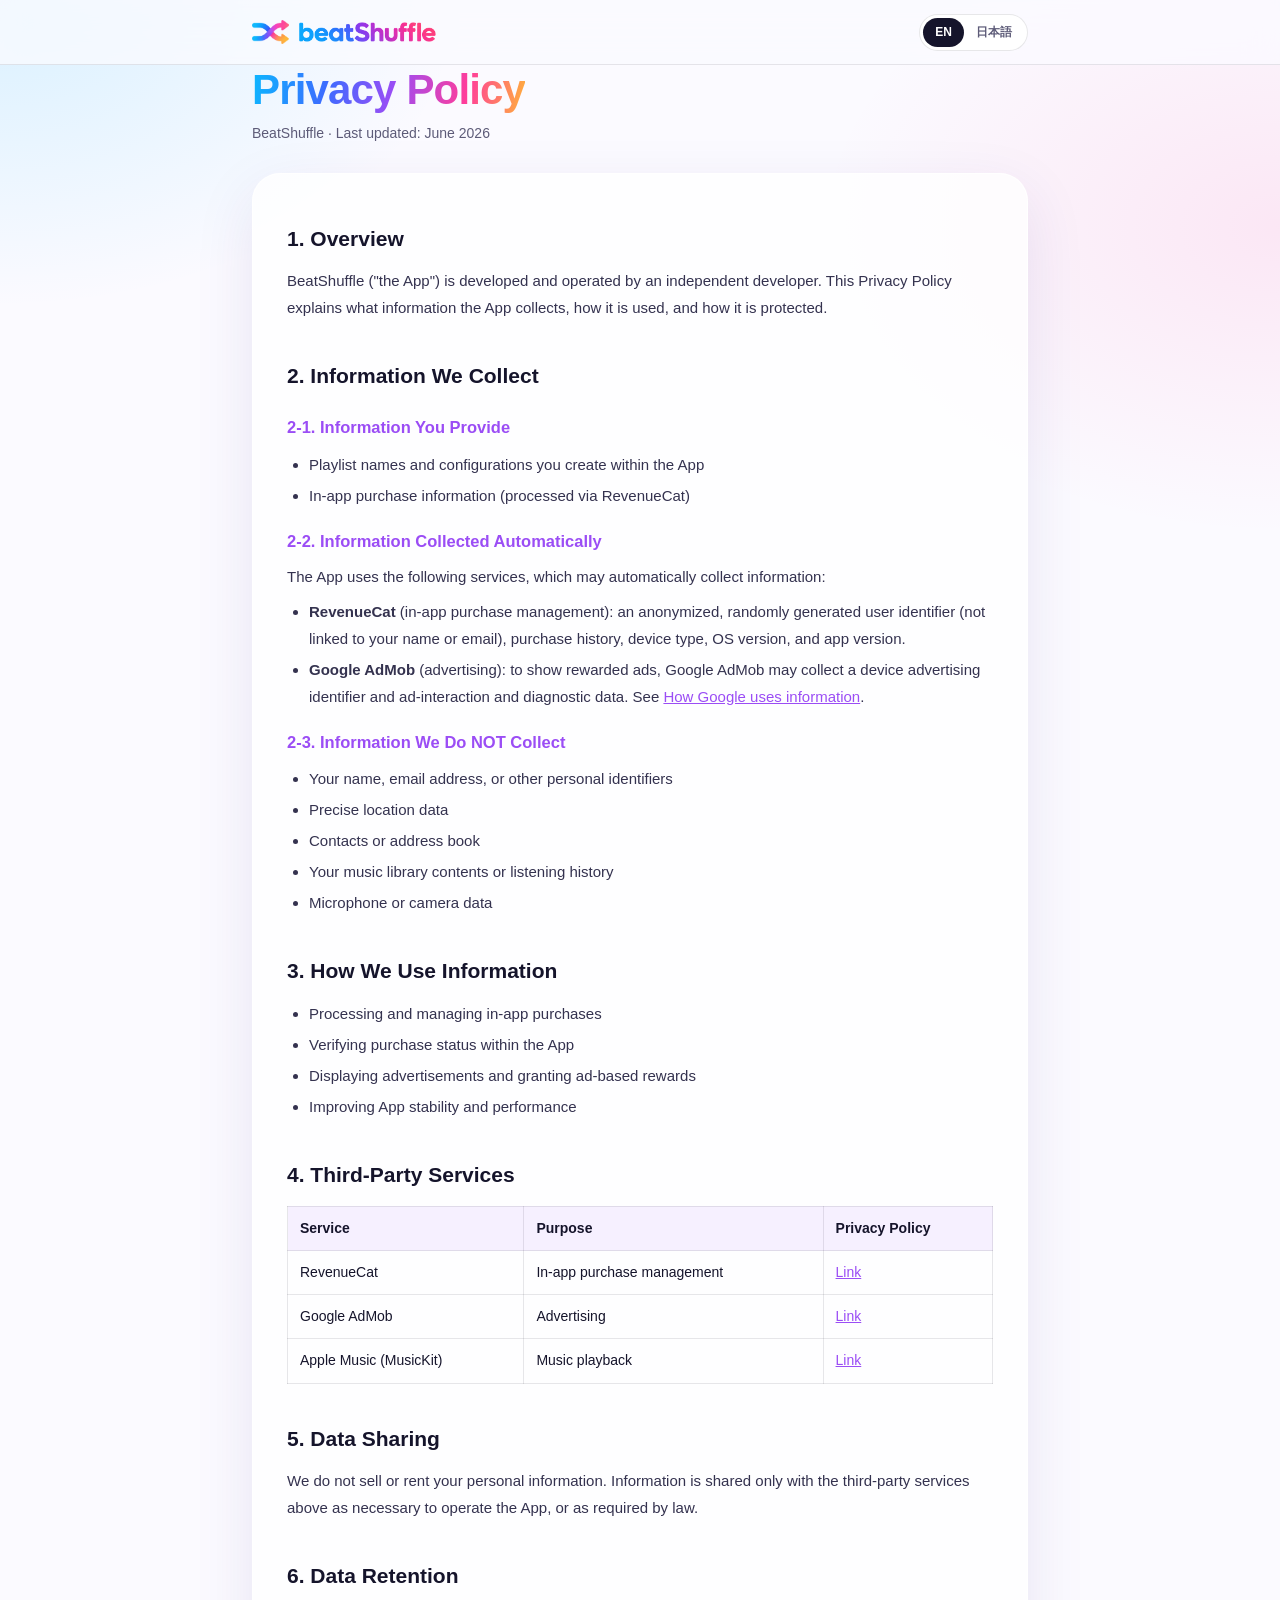
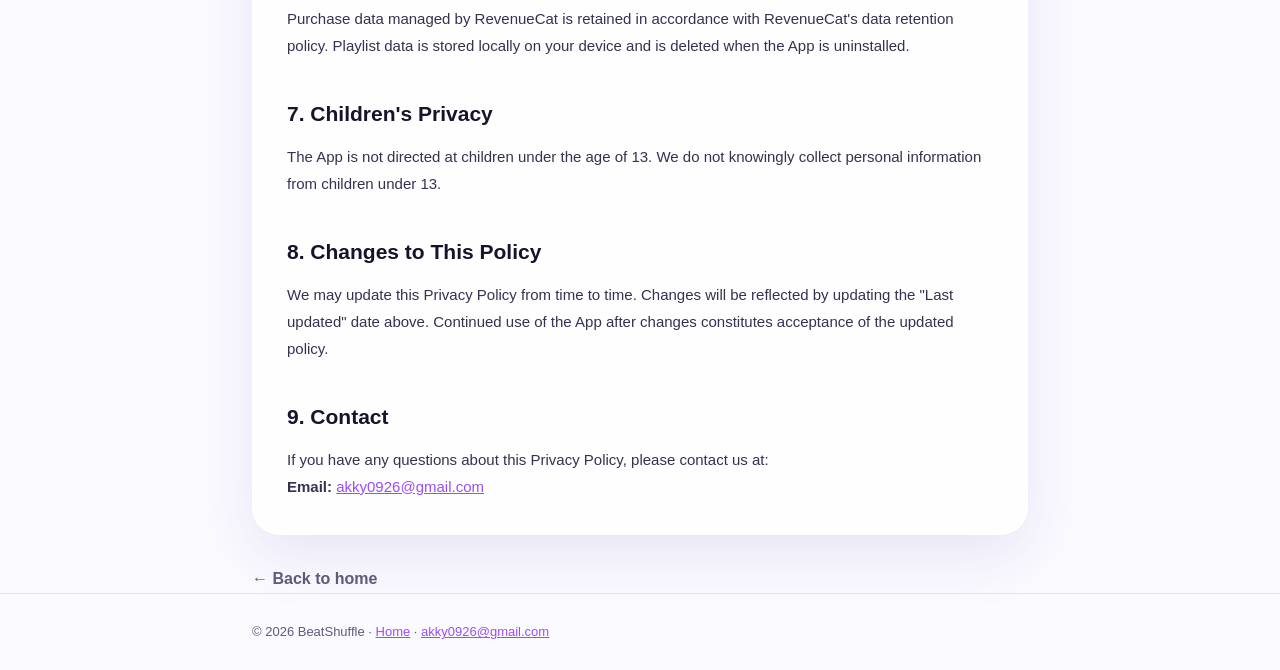
<file: privacy.html>
<!DOCTYPE html>
<html lang="en">
<head>
<meta charset="UTF-8" />
<meta name="viewport" content="width=device-width, initial-scale=1.0" />
<title>Privacy Policy — BeatShuffle</title>
<meta name="description" content="BeatShuffle Privacy Policy / プライバシーポリシー" />
<link rel="icon" href="assets/favicon.png" />
<link rel="apple-touch-icon" href="assets/apple-touch-icon.png" />
<meta name="theme-color" content="#FBFAFF" />
<style>
  :root{--bg:#FBFAFF;--text:#15142B;--muted:#5D5B78;--body:#34324F;--line:rgba(21,20,43,.10);--accent:#9B4DF5;
    --grad:linear-gradient(100deg,#0BB8FF 0%,#3D6BFF 28%,#9B4DF5 52%,#FF3D9A 78%,#FFB23A 100%)}
  *{box-sizing:border-box;margin:0;padding:0}
  body{font-family:-apple-system,BlinkMacSystemFont,"Segoe UI","Hiragino Sans","Hiragino Kaku Gothic ProN","Noto Sans JP",sans-serif;color:var(--text);line-height:1.8;-webkit-font-smoothing:antialiased;
    background:radial-gradient(60vmax 40vmax at 0% 0%,rgba(11,184,255,.14),transparent 60%),radial-gradient(60vmax 40vmax at 100% 10%,rgba(255,61,154,.10),transparent 60%),var(--bg) fixed}
  .wrap{max-width:820px;margin:0 auto;padding:0 22px}
  a{color:var(--accent)}
  header{position:sticky;top:0;z-index:5;backdrop-filter:saturate(1.6) blur(16px);-webkit-backdrop-filter:saturate(1.6) blur(16px);background:rgba(251,250,255,.8);border-bottom:1px solid var(--line)}
  .nav{display:flex;align-items:center;gap:14px;height:64px}
  .brand{display:flex;align-items:center;gap:10px;text-decoration:none}
  .brand img.mark{height:24px;width:auto}
  .brand img.word{height:20px;width:auto}
  .spacer{flex:1}
  .langtoggle{display:flex;background:#fff;border:1px solid var(--line);border-radius:999px;padding:3px}
  .langtoggle button{background:transparent;color:var(--muted);border:0;padding:6px 12px;font-size:12px;font-weight:700;cursor:pointer;border-radius:999px}
  .langtoggle button.active{background:var(--text);color:#fff}
  main{padding:48px 0 80px}
  h1{font-size:clamp(30px,5vw,42px);font-weight:900;letter-spacing:-.02em;margin-bottom:6px;line-height:1.2}
  h1 .grad{background:var(--grad);-webkit-background-clip:text;background-clip:text;-webkit-text-fill-color:transparent}
  .updated{color:var(--muted);font-size:14px;margin-bottom:26px}
  main > div{background:rgba(255,255,255,.75);border:1px solid rgba(255,255,255,.9);border-radius:28px;padding:10px 34px 34px;box-shadow:0 20px 60px rgba(60,40,140,.10)}
  h2{font-size:21px;margin:30px 0 10px;padding-top:6px;font-weight:800}
  h3{font-size:16.5px;margin:18px 0 6px;color:var(--accent)}
  p,li{color:var(--body);font-size:15px}
  ul{margin:8px 0 8px 22px}
  li{margin:4px 0}
  hr{border:0;border-top:1px solid var(--line);margin:34px 0}
  table{width:100%;border-collapse:collapse;margin:12px 0;font-size:14px}
  th,td{border:1px solid var(--line);padding:9px 12px;text-align:left}
  th{background:rgba(155,77,245,.08)}
  .back{display:inline-block;margin-top:30px;color:var(--muted);text-decoration:none;font-weight:700}
  .lang-ja{display:none}
  body.ja .lang-en{display:none}
  body.ja .lang-ja{display:initial}
  body.ja .lang-ja.block{display:block}
  body.ja div.lang-ja{display:block}
  footer{border-top:1px solid var(--line);padding:26px 0;color:var(--muted);font-size:13px}
  @media (max-width:600px){main > div{padding:6px 20px 26px;border-radius:22px}}
</style>
</head>
<body>
<header>
  <div class="wrap nav">
    <a class="brand" href="index.html"><img class="mark" src="assets/symbol.png" alt="" /><img class="word" src="assets/wordmark.png" alt="BeatShuffle" /></a>
    <div class="spacer"></div>
    <div class="langtoggle">
      <button id="btn-en" onclick="setLang('en')">EN</button>
      <button id="btn-ja" onclick="setLang('ja')">日本語</button>
    </div>
  </div>
</header>

<main class="wrap">
  <h1><span class="grad">Privacy Policy</span><span class="lang-ja"> / プライバシーポリシー</span></h1>
  <p class="updated"><span class="lang-en">BeatShuffle · Last updated: June 2026</span><span class="lang-ja">BeatShuffle ・ 最終更新日：2026年6月</span></p>

  <!-- ENGLISH -->
  <div class="lang-en">
    <h2>1. Overview</h2>
    <p>BeatShuffle ("the App") is developed and operated by an independent developer. This Privacy Policy explains what information the App collects, how it is used, and how it is protected.</p>

    <h2>2. Information We Collect</h2>
    <h3>2-1. Information You Provide</h3>
    <ul>
      <li>Playlist names and configurations you create within the App</li>
      <li>In-app purchase information (processed via RevenueCat)</li>
    </ul>
    <h3>2-2. Information Collected Automatically</h3>
    <p>The App uses the following services, which may automatically collect information:</p>
    <ul>
      <li><b>RevenueCat</b> (in-app purchase management): an anonymized, randomly generated user identifier (not linked to your name or email), purchase history, device type, OS version, and app version.</li>
      <li><b>Google AdMob</b> (advertising): to show rewarded ads, Google AdMob may collect a device advertising identifier and ad-interaction and diagnostic data. See <a href="https://policies.google.com/technologies/partner-sites" target="_blank" rel="noopener">How Google uses information</a>.</li>
    </ul>
    <h3>2-3. Information We Do NOT Collect</h3>
    <ul>
      <li>Your name, email address, or other personal identifiers</li>
      <li>Precise location data</li>
      <li>Contacts or address book</li>
      <li>Your music library contents or listening history</li>
      <li>Microphone or camera data</li>
    </ul>

    <h2>3. How We Use Information</h2>
    <ul>
      <li>Processing and managing in-app purchases</li>
      <li>Verifying purchase status within the App</li>
      <li>Displaying advertisements and granting ad-based rewards</li>
      <li>Improving App stability and performance</li>
    </ul>

    <h2>4. Third-Party Services</h2>
    <table>
      <tr><th>Service</th><th>Purpose</th><th>Privacy Policy</th></tr>
      <tr><td>RevenueCat</td><td>In-app purchase management</td><td><a href="https://www.revenuecat.com/privacy" target="_blank" rel="noopener">Link</a></td></tr>
      <tr><td>Google AdMob</td><td>Advertising</td><td><a href="https://policies.google.com/privacy" target="_blank" rel="noopener">Link</a></td></tr>
      <tr><td>Apple Music (MusicKit)</td><td>Music playback</td><td><a href="https://www.apple.com/legal/privacy/" target="_blank" rel="noopener">Link</a></td></tr>
    </table>

    <h2>5. Data Sharing</h2>
    <p>We do not sell or rent your personal information. Information is shared only with the third-party services above as necessary to operate the App, or as required by law.</p>

    <h2>6. Data Retention</h2>
    <p>Purchase data managed by RevenueCat is retained in accordance with RevenueCat's data retention policy. Playlist data is stored locally on your device and is deleted when the App is uninstalled.</p>

    <h2>7. Children's Privacy</h2>
    <p>The App is not directed at children under the age of 13. We do not knowingly collect personal information from children under 13.</p>

    <h2>8. Changes to This Policy</h2>
    <p>We may update this Privacy Policy from time to time. Changes will be reflected by updating the "Last updated" date above. Continued use of the App after changes constitutes acceptance of the updated policy.</p>

    <h2>9. Contact</h2>
    <p>If you have any questions about this Privacy Policy, please contact us at:<br><b>Email:</b> <a href="mailto:akky0926@gmail.com">akky0926@gmail.com</a></p>
  </div>

  <!-- 日本語 -->
  <div class="lang-ja block">
    <h2>1. はじめに</h2>
    <p>BeatShuffle（以下「本アプリ」）は個人開発者によって開発・運営されています。本プライバシーポリシーは、本アプリが収集する情報、その利用方法、および保護方針について説明します。</p>

    <h2>2. 収集する情報</h2>
    <h3>2-1. ユーザーが入力する情報</h3>
    <ul>
      <li>アプリ内で作成したプレイリスト名および設定情報</li>
      <li>アプリ内課金情報（RevenueCat を通じて処理）</li>
    </ul>
    <h3>2-2. 自動的に収集される情報</h3>
    <p>本アプリは以下のサービスを利用しており、これらが情報を自動的に収集する場合があります：</p>
    <ul>
      <li><b>RevenueCat</b>（アプリ内課金管理）：匿名化されたランダムなユーザー識別子（氏名やメールアドレスとは紐付きません）、購入履歴、デバイスの種類、OSバージョン、アプリのバージョン。</li>
      <li><b>Google AdMob</b>（広告配信）：リワード広告を表示するため、Google AdMob はデバイスの広告識別子、広告の操作・診断データを収集する場合があります。詳しくは <a href="https://policies.google.com/technologies/partner-sites" target="_blank" rel="noopener">Google のデータ使用について</a> をご覧ください。</li>
    </ul>
    <h3>2-3. 収集しない情報</h3>
    <ul>
      <li>氏名・メールアドレスなどの個人識別情報</li>
      <li>正確な位置情報</li>
      <li>連絡先・アドレス帳</li>
      <li>音楽ライブラリの内容や再生履歴</li>
      <li>マイク・カメラのデータ</li>
    </ul>

    <h2>3. 情報の利用目的</h2>
    <ul>
      <li>アプリ内課金の処理・管理</li>
      <li>アプリ内での購入状態の確認</li>
      <li>広告の表示および広告視聴による特典の付与</li>
      <li>アプリの安定性・品質向上</li>
    </ul>

    <h2>4. 第三者サービス</h2>
    <table>
      <tr><th>サービス</th><th>目的</th><th>プライバシーポリシー</th></tr>
      <tr><td>RevenueCat</td><td>アプリ内課金管理</td><td><a href="https://www.revenuecat.com/privacy" target="_blank" rel="noopener">リンク</a></td></tr>
      <tr><td>Google AdMob</td><td>広告配信</td><td><a href="https://policies.google.com/privacy" target="_blank" rel="noopener">リンク</a></td></tr>
      <tr><td>Apple Music（MusicKit）</td><td>音楽の再生</td><td><a href="https://www.apple.com/legal/privacy/" target="_blank" rel="noopener">リンク</a></td></tr>
    </table>

    <h2>5. 情報の共有</h2>
    <p>ユーザーの個人情報を販売・貸与することはありません。情報は、本アプリの運営に必要な範囲で上記の第三者サービスと共有される場合、または法令に基づく場合に限り共有されます。</p>

    <h2>6. データの保持期間</h2>
    <p>RevenueCat が管理する課金データは、RevenueCat のデータ保持ポリシーに従って保持されます。プレイリストデータはお使いのデバイスにローカル保存され、アプリを削除した時点で消去されます。</p>

    <h2>7. 児童のプライバシー</h2>
    <p>本アプリは13歳未満のお子様を対象としていません。13歳未満のお子様から意図的に個人情報を収集することはありません。</p>

    <h2>8. ポリシーの変更</h2>
    <p>本プライバシーポリシーは必要に応じて更新されることがあります。変更がある場合は、上部の「最終更新日」を更新します。変更後も本アプリを引き続き使用することで、更新後のポリシーに同意したものとみなされます。</p>

    <h2>9. お問い合わせ</h2>
    <p>本プライバシーポリシーに関するご質問は、以下までお問い合わせください：<br><b>メールアドレス：</b> <a href="mailto:akky0926@gmail.com">akky0926@gmail.com</a></p>
  </div>

  <a class="back" href="index.html">← <span class="lang-en">Back to home</span><span class="lang-ja">ホームに戻る</span></a>
</main>

<footer>
  <div class="wrap">© 2026 BeatShuffle · <a href="index.html">Home</a> · <a href="mailto:akky0926@gmail.com">akky0926@gmail.com</a></div>
</footer>

<script>
  function setLang(l){
    document.body.classList.toggle('ja', l==='ja');
    document.documentElement.lang = l;
    document.getElementById('btn-en').classList.toggle('active', l==='en');
    document.getElementById('btn-ja').classList.toggle('active', l==='ja');
    try{ localStorage.setItem('bs-lang', l); }catch(e){}
  }
  (function(){
    var saved=null; try{ saved=localStorage.getItem('bs-lang'); }catch(e){}
    var l = saved || ((navigator.language||'en').toLowerCase().startsWith('ja') ? 'ja' : 'en');
    setLang(l);
  })();
</script>
</body>
</html>
</file>
